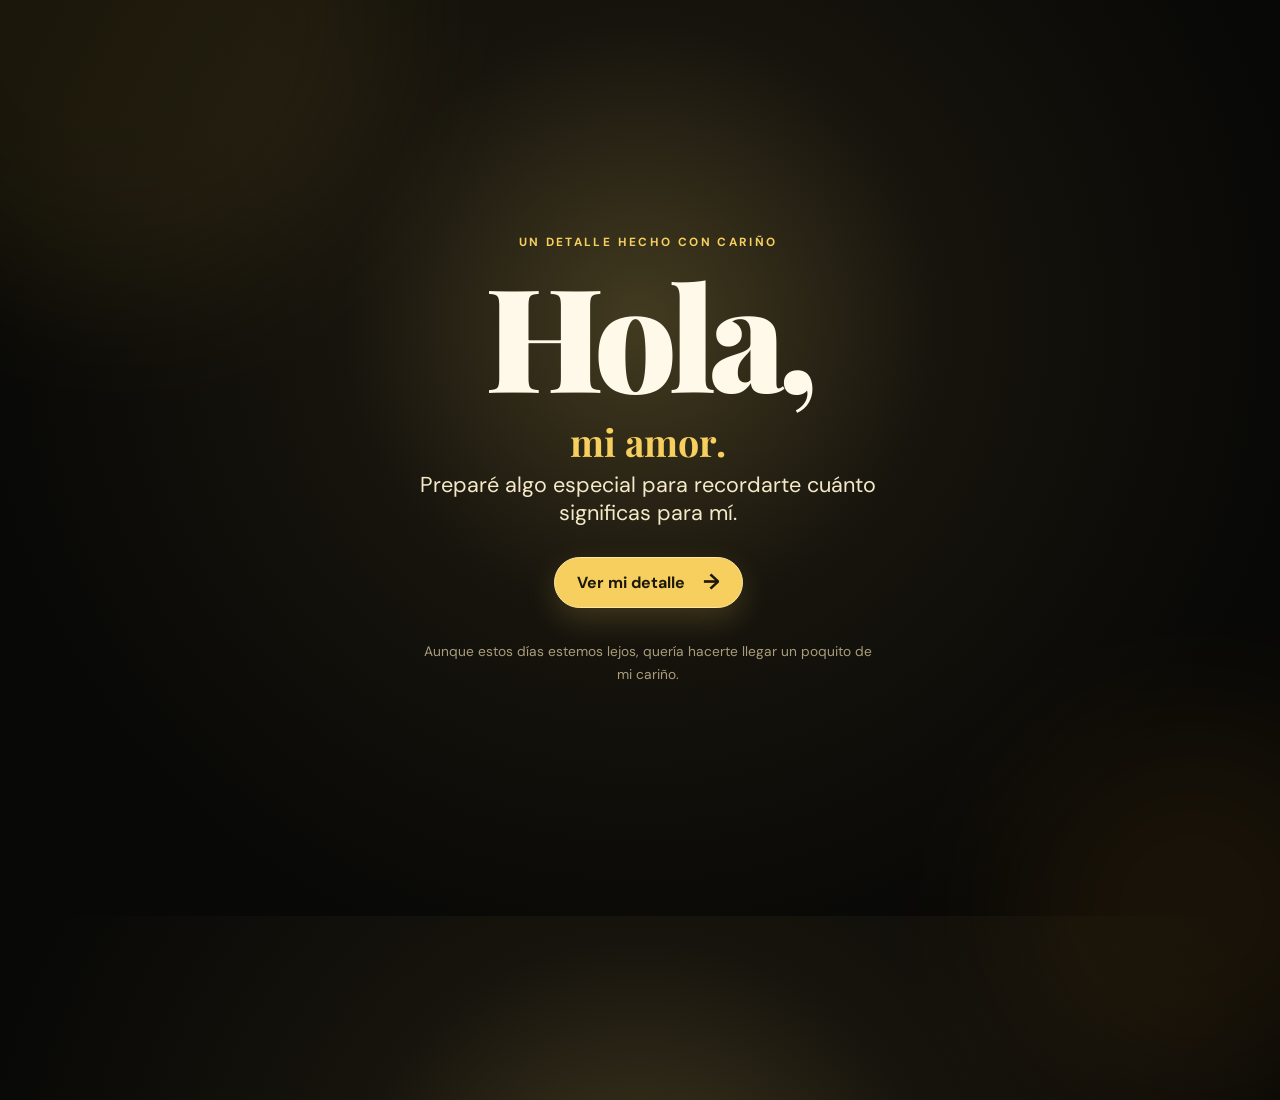
<file: index.html>
<!DOCTYPE html>
<html lang="es">

<head>
    <meta charset="UTF-8">
    <meta http-equiv="X-UA-Compatible" content="IE=edge">
    <meta name="viewport" content="width=device-width, initial-scale=1.0">
    <link rel="stylesheet" href="style.css">
    <link rel="icon" href="flowers.png" type="image/x-icon">
    <title>Un detalle para ti</title>
</head>

<body>
     <main class="welcome-card">
        <span class="eyebrow">Un detalle hecho con cariño</span>
        <div class="greetings" aria-label="Hola, mi amor">
            <span>H</span><span>o</span><span>l</span><span>a</span><span>,</span>
        </div>

        <div class="description">
          <strong>mi amor.</strong>
          <span>Preparé algo especial para recordarte cuánto significas para mí.</span>
        </div>

    <div class="button">
      <a class="botones" href="flower.html">Ver mi detalle <span aria-hidden="true">→</span></a>
    </div>

    <p class="distance-note">
      Aunque estos días estemos lejos, quería hacerte llegar un poquito de mi cariño.
    </p>
   </main>

</body>

</html>
</file>
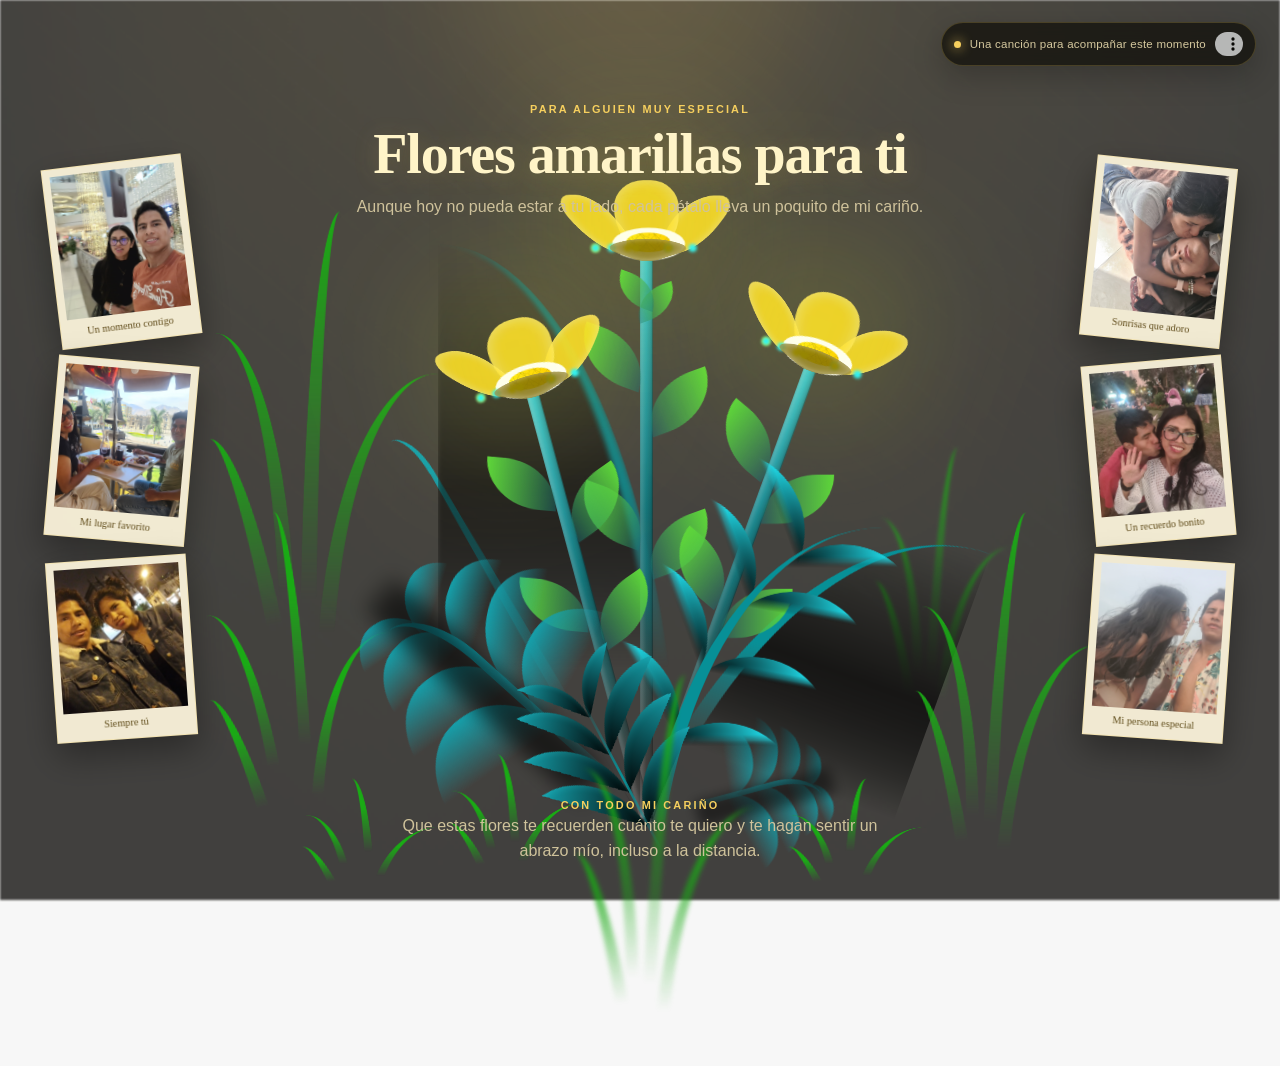
<file: flower.html>
<!DOCTYPE html>
<html lang="es">
  <head>
    <meta charset="UTF-8" />
    <meta http-equiv="X-UA-Compatible" content="IE=edge" />
    <meta name="viewport" content="width=device-width, initial-scale=1.0" />
    <link rel="stylesheet" href="main.css" />
    <link rel="icon" href="flowers.png" type="image/x-icon" />
    <title>Flores para ti</title>
  </head>
  <body class="container">
    <div class="ambient-glow" aria-hidden="true"></div>
    <div class="music-player">
      <span class="music-player__dot" aria-hidden="true"></span>
      <span>Una canción para acompañar este momento</span>
      <audio controls autoplay loop aria-label="Música de fondo">
        <source src="Alec Benjamin - Let Me Down Slowly  Español.mp4" type="audio/mp4" />
      </audio>
    </div>
    <div id="lyrics">
     
    </div>
  <header class="texto-arriba">
    <span class="message-kicker">Para alguien muy especial</span>
    <h1>Flores amarillas para ti</h1>

    <p>
      Aunque hoy no pueda estar a tu lado, cada pétalo lleva un poquito de mi cariño.
    </p>
  </header>
    <section class="memory-gallery" aria-label="Nuestros recuerdos">
      <div class="memory-gallery__side memory-gallery__side--left">
        <figure class="memory-card memory-card--1"><img src="fotos/foto-01.jpg" alt="Nuestro recuerdo 1" /><figcaption>Un momento contigo</figcaption></figure>
        <figure class="memory-card memory-card--2"><img src="fotos/foto-02.jpg" alt="Nuestro recuerdo 2" /><figcaption>Mi lugar favorito</figcaption></figure>
        <figure class="memory-card memory-card--3"><img src="fotos/foto-03.jpg" alt="Nuestro recuerdo 3" /><figcaption>Siempre tú</figcaption></figure>
      </div>
      <div class="memory-gallery__side memory-gallery__side--right">
        <figure class="memory-card memory-card--4"><img src="fotos/foto-04.jpg" alt="Nuestro recuerdo 4" /><figcaption>Sonrisas que adoro</figcaption></figure>
        <figure class="memory-card memory-card--5"><img src="fotos/foto-05.jpg" alt="Nuestro recuerdo 5" /><figcaption>Un recuerdo bonito</figcaption></figure>
        <figure class="memory-card memory-card--6"><img src="fotos/foto-06.jpg" alt="Nuestro recuerdo 6" /><figcaption>Mi persona especial</figcaption></figure>
      </div>
    </section>
    <div class="night"></div>
    <div class="flowers">
      <div class="flower flower--1">
        <div class="flower__leafs flower__leafs--1">
          <div class="flower__leaf flower__leaf--1"></div>
          <div class="flower__leaf flower__leaf--2"></div>
          <div class="flower__leaf flower__leaf--3"></div>
          <div class="flower__leaf flower__leaf--4"></div>
          <div class="flower__white-circle"></div>

          <div class="flower__light flower__light--1"></div>
          <div class="flower__light flower__light--2"></div>
          <div class="flower__light flower__light--3"></div>
          <div class="flower__light flower__light--4"></div>
          <div class="flower__light flower__light--5"></div>
          <div class="flower__light flower__light--6"></div>
          <div class="flower__light flower__light--7"></div>
          <div class="flower__light flower__light--8"></div>
        </div>
        <div class="flower__line">
          <div class="flower__line__leaf flower__line__leaf--1"></div>
          <div class="flower__line__leaf flower__line__leaf--2"></div>
          <div class="flower__line__leaf flower__line__leaf--3"></div>
          <div class="flower__line__leaf flower__line__leaf--4"></div>
          <div class="flower__line__leaf flower__line__leaf--5"></div>
          <div class="flower__line__leaf flower__line__leaf--6"></div>
        </div>
      </div>

      <div class="flower flower--2">
        <div class="flower__leafs flower__leafs--2">
          <div class="flower__leaf flower__leaf--1"></div>
          <div class="flower__leaf flower__leaf--2"></div>
          <div class="flower__leaf flower__leaf--3"></div>
          <div class="flower__leaf flower__leaf--4"></div>
          <div class="flower__white-circle"></div>

          <div class="flower__light flower__light--1"></div>
          <div class="flower__light flower__light--2"></div>
          <div class="flower__light flower__light--3"></div>
          <div class="flower__light flower__light--4"></div>
          <div class="flower__light flower__light--5"></div>
          <div class="flower__light flower__light--6"></div>
          <div class="flower__light flower__light--7"></div>
          <div class="flower__light flower__light--8"></div>
        </div>
        <div class="flower__line">
          <div class="flower__line__leaf flower__line__leaf--1"></div>
          <div class="flower__line__leaf flower__line__leaf--2"></div>
          <div class="flower__line__leaf flower__line__leaf--3"></div>
          <div class="flower__line__leaf flower__line__leaf--4"></div>
        </div>
      </div>

      <div class="flower flower--3">
        <div class="flower__leafs flower__leafs--3">
          <div class="flower__leaf flower__leaf--1"></div>
          <div class="flower__leaf flower__leaf--2"></div>
          <div class="flower__leaf flower__leaf--3"></div>
          <div class="flower__leaf flower__leaf--4"></div>
          <div class="flower__white-circle"></div>

          <div class="flower__light flower__light--1"></div>
          <div class="flower__light flower__light--2"></div>
          <div class="flower__light flower__light--3"></div>
          <div class="flower__light flower__light--4"></div>
          <div class="flower__light flower__light--5"></div>
          <div class="flower__light flower__light--6"></div>
          <div class="flower__light flower__light--7"></div>
          <div class="flower__light flower__light--8"></div>
        </div>
        <div class="flower__line">
          <div class="flower__line__leaf flower__line__leaf--1"></div>
          <div class="flower__line__leaf flower__line__leaf--2"></div>
          <div class="flower__line__leaf flower__line__leaf--3"></div>
          <div class="flower__line__leaf flower__line__leaf--4"></div>
        </div>
      </div>

      <div class="grow-ans" style="--d: 1.2s">
        <div class="flower__g-long">
          <div class="flower__g-long__top"></div>
          <div class="flower__g-long__bottom"></div>
        </div>
      </div>

      <div class="growing-grass">
        <div class="flower__grass flower__grass--1">
          <div class="flower__grass--top"></div>
          <div class="flower__grass--bottom"></div>
          <div class="flower__grass__leaf flower__grass__leaf--1"></div>
          <div class="flower__grass__leaf flower__grass__leaf--2"></div>
          <div class="flower__grass__leaf flower__grass__leaf--3"></div>
          <div class="flower__grass__leaf flower__grass__leaf--4"></div>
          <div class="flower__grass__leaf flower__grass__leaf--5"></div>
          <div class="flower__grass__leaf flower__grass__leaf--6"></div>
          <div class="flower__grass__leaf flower__grass__leaf--7"></div>
          <div class="flower__grass__leaf flower__grass__leaf--8"></div>
          <div class="flower__grass__overlay"></div>
        </div>
      </div>

      <div class="growing-grass">
        <div class="flower__grass flower__grass--2">
          <div class="flower__grass--top"></div>
          <div class="flower__grass--bottom"></div>
          <div class="flower__grass__leaf flower__grass__leaf--1"></div>
          <div class="flower__grass__leaf flower__grass__leaf--2"></div>
          <div class="flower__grass__leaf flower__grass__leaf--3"></div>
          <div class="flower__grass__leaf flower__grass__leaf--4"></div>
          <div class="flower__grass__leaf flower__grass__leaf--5"></div>
          <div class="flower__grass__leaf flower__grass__leaf--6"></div>
          <div class="flower__grass__leaf flower__grass__leaf--7"></div>
          <div class="flower__grass__leaf flower__grass__leaf--8"></div>
          <div class="flower__grass__overlay"></div>
        </div>
      </div>

      <div class="grow-ans" style="--d: 2.4s">
        <div class="flower__g-right flower__g-right--1">
          <div class="leaf"></div>
        </div>
      </div>

      <div class="grow-ans" style="--d: 2.8s">
        <div class="flower__g-right flower__g-right--2">
          <div class="leaf"></div>
        </div>
      </div>

      <div class="grow-ans" style="--d: 2.8s">
        <div class="flower__g-front">
          <div
            class="flower__g-front__leaf-wrapper flower__g-front__leaf-wrapper--1"
          >
            <div class="flower__g-front__leaf"></div>
          </div>
          <div
            class="flower__g-front__leaf-wrapper flower__g-front__leaf-wrapper--2"
          >
            <div class="flower__g-front__leaf"></div>
          </div>
          <div
            class="flower__g-front__leaf-wrapper flower__g-front__leaf-wrapper--3"
          >
            <div class="flower__g-front__leaf"></div>
          </div>
          <div
            class="flower__g-front__leaf-wrapper flower__g-front__leaf-wrapper--4"
          >
            <div class="flower__g-front__leaf"></div>
          </div>
          <div
            class="flower__g-front__leaf-wrapper flower__g-front__leaf-wrapper--5"
          >
            <div class="flower__g-front__leaf"></div>
          </div>
          <div
            class="flower__g-front__leaf-wrapper flower__g-front__leaf-wrapper--6"
          >
            <div class="flower__g-front__leaf"></div>
          </div>
          <div
            class="flower__g-front__leaf-wrapper flower__g-front__leaf-wrapper--7"
          >
            <div class="flower__g-front__leaf"></div>
          </div>
          <div
            class="flower__g-front__leaf-wrapper flower__g-front__leaf-wrapper--8"
          >
            <div class="flower__g-front__leaf"></div>
          </div>
          <div class="flower__g-front__line"></div>
        </div>
      </div>

      <div class="grow-ans" style="--d: 3.2s">
        <div class="flower__g-fr">
          <div class="leaf"></div>
          <div class="flower__g-fr__leaf flower__g-fr__leaf--1"></div>
          <div class="flower__g-fr__leaf flower__g-fr__leaf--2"></div>
          <div class="flower__g-fr__leaf flower__g-fr__leaf--3"></div>
          <div class="flower__g-fr__leaf flower__g-fr__leaf--4"></div>
          <div class="flower__g-fr__leaf flower__g-fr__leaf--5"></div>
          <div class="flower__g-fr__leaf flower__g-fr__leaf--6"></div>
          <div class="flower__g-fr__leaf flower__g-fr__leaf--7"></div>
          <div class="flower__g-fr__leaf flower__g-fr__leaf--8"></div>
        </div>
      </div>

      <div class="long-g long-g--0">
        <div class="grow-ans" style="--d: 3s">
          <div class="leaf leaf--0"></div>
        </div>
        <div class="grow-ans" style="--d: 2.2s">
          <div class="leaf leaf--1"></div>
        </div>
        <div class="grow-ans" style="--d: 3.4s">
          <div class="leaf leaf--2"></div>
        </div>
        <div class="grow-ans" style="--d: 3.6s">
          <div class="leaf leaf--3"></div>
        </div>
      </div>

      <div class="long-g long-g--1">
        <div class="grow-ans" style="--d: 3.6s">
          <div class="leaf leaf--0"></div>
        </div>
        <div class="grow-ans" style="--d: 3.8s">
          <div class="leaf leaf--1"></div>
        </div>
        <div class="grow-ans" style="--d: 4s">
          <div class="leaf leaf--2"></div>
        </div>
        <div class="grow-ans" style="--d: 4.2s">
          <div class="leaf leaf--3"></div>
        </div>
      </div>

      <div class="long-g long-g--2">
        <div class="grow-ans" style="--d: 4s">
          <div class="leaf leaf--0"></div>
        </div>
        <div class="grow-ans" style="--d: 4.2s">
          <div class="leaf leaf--1"></div>
        </div>
        <div class="grow-ans" style="--d: 4.4s">
          <div class="leaf leaf--2"></div>
        </div>
        <div class="grow-ans" style="--d: 4.6s">
          <div class="leaf leaf--3"></div>
        </div>
      </div>

      <div class="long-g long-g--3">
        <div class="grow-ans" style="--d: 4s">
          <div class="leaf leaf--0"></div>
        </div>
        <div class="grow-ans" style="--d: 4.2s">
          <div class="leaf leaf--1"></div>
        </div>
        <div class="grow-ans" style="--d: 3s">
          <div class="leaf leaf--2"></div>
        </div>
        <div class="grow-ans" style="--d: 3.6s">
          <div class="leaf leaf--3"></div>
        </div>
      </div>

      <div class="long-g long-g--4">
        <div class="grow-ans" style="--d: 4s">
          <div class="leaf leaf--0"></div>
        </div>
        <div class="grow-ans" style="--d: 4.2s">
          <div class="leaf leaf--1"></div>
        </div>
        <div class="grow-ans" style="--d: 3s">
          <div class="leaf leaf--2"></div>
        </div>
        <div class="grow-ans" style="--d: 3.6s">
          <div class="leaf leaf--3"></div>
        </div>
      </div>

      <div class="long-g long-g--5">
        <div class="grow-ans" style="--d: 4s">
          <div class="leaf leaf--0"></div>
        </div>
        <div class="grow-ans" style="--d: 4.2s">
          <div class="leaf leaf--1"></div>
        </div>
        <div class="grow-ans" style="--d: 3s">
          <div class="leaf leaf--2"></div>
        </div>
        <div class="grow-ans" style="--d: 3.6s">
          <div class="leaf leaf--3"></div>
        </div>
      </div>

      <div class="long-g long-g--6">
        <div class="grow-ans" style="--d: 4.2s">
          <div class="leaf leaf--0"></div>
        </div>
        <div class="grow-ans" style="--d: 4.4s">
          <div class="leaf leaf--1"></div>
        </div>
        <div class="grow-ans" style="--d: 4.6s">
          <div class="leaf leaf--2"></div>
        </div>
        <div class="grow-ans" style="--d: 4.8s">
          <div class="leaf leaf--3"></div>
        </div>
      </div>

      <div class="long-g long-g--7">
        <div class="grow-ans" style="--d: 3s">
          <div class="leaf leaf--0"></div>
        </div>
        <div class="grow-ans" style="--d: 3.2s">
          <div class="leaf leaf--1"></div>
        </div>
        <div class="grow-ans" style="--d: 3.5s">
          <div class="leaf leaf--2"></div>
        </div>
        <div class="grow-ans" style="--d: 3.6s">
          <div class="leaf leaf--3"></div>
        </div>
      </div>
    </div>
    <footer class="texto-abajo">
    <span class="message-kicker">Con todo mi cariño</span>
    <p>
      Que estas flores te recuerden cuánto te quiero y te hagan sentir un abrazo mío, incluso a la distancia.
    </p>
    </footer>
    <script src="anim.js"></script>
    <script src="main.js"></script>
  </body>
</html>
</file>
<file: style.css>
@import url('https://fonts.googleapis.com/css2?family=DM+Sans:wght@400;500;700&family=Playfair+Display:wght@600;700&display=swap');
* { box-sizing: border-box; }
*:focus-visible { outline: 2px solid #f6cf5e; outline-offset: 4px; }
body{
    color: #fff9e9;
    width: 100%;
    min-height: 100vh;
    padding: 32px 20px;
    display: flex;
    flex-direction: column;
    align-items: center;
    justify-content: center;
    background: radial-gradient(circle at 50% 35%, #433b20 0, #17140d 34%, #080806 76%);
    font-family: 'DM Sans', sans-serif;
    overflow: hidden;
    position: relative;
}
body::before, body::after { content: ''; position: absolute; border-radius: 50%; pointer-events: none; }
body::before { width: 34rem; height: 34rem; background: #f5c542; opacity: .08; filter: blur(70px); top: -16rem; left: -10rem; }
body::after { width: 24rem; height: 24rem; background: #d88a20; opacity: .08; filter: blur(70px); bottom: -12rem; right: -6rem; }
.welcome-card { width: min(100%, 760px); text-align: center; position: relative; z-index: 1; animation: welcome-in 1s cubic-bezier(.22, 1, .36, 1) both; }
.eyebrow { color: #f6cf5e; font-size: .74rem; font-weight: 700; letter-spacing: .2em; text-transform: uppercase; }

.botones { display: inline-flex; align-items: center; gap: 18px; color: #1d180a; background: #f6cf5e; padding: 14px 22px; border: 1px solid #ffe8a0; border-radius: 999px; box-shadow: 0 12px 30px rgba(246, 207, 94, .18); text-decoration: none; font-weight: 700; transition: transform .25s ease, background .25s ease, box-shadow .25s ease; }
.botones:hover { transform: translateY(-3px); background: #ffe9a0; box-shadow: 0 16px 36px rgba(246, 207, 94, .3); }
.botones span { font-size: 1.35rem; line-height: .6; transition: transform .25s ease; }
.botones:hover span { transform: translateX(4px); }

.greetings{
    font-family: 'Playfair Display', serif;
    font-size: clamp(5rem, 15vw, 9rem);
    font-weight: 900;
    line-height: .95;
    margin: 14px 0 20px;
    letter-spacing: -.05em;
}
.greetings > span{
    animation: glow 2.5s ease-in-out infinite;
}
@keyframes glow{
    0%, 100%{
        color: #fff9e9;
        text-shadow: 0 0 12px #f6cf5e, 0 0 50px rgba(246, 207, 94, .8), 0 0 100px rgba(246, 207, 94, .5);
    }
    50%{
        color: #f6cf5e;
        text-shadow: 0 0 6px rgba(246, 207, 94, .4);
    }
}
.greetings > span:nth-child(2){
    animation-delay: .2s ;
}
.greetings > span:nth-child(3){
    animation-delay: .4s ;
}
.greetings > span:nth-child(4){
    animation-delay: .6s;
}
.greetings > span:nth-child(5){
    animation-delay: .8s;
}
.greetings > span:nth-child(6){
    animation-delay: 1s;
}

.description{
    color: #f4e9c8;
    font-size: clamp(1rem, 2.5vw, 1.35rem);
    margin: 0 auto 30px;
    max-width: 520px;
}
.description strong { display: block; color: #f6cf5e; font-family: 'Playfair Display', serif; font-size: clamp(1.6rem, 4vw, 2.35rem); line-height: 1.1; margin-bottom: 8px; }
.description span { display: block; color: #f4e9c8; }

.button a { font-size: 1rem; }
.distance-note { color: #a99d7b; font-size: .86rem; margin: 32px auto 0; max-width: 460px; line-height: 1.7; }
@keyframes welcome-in { from { opacity: 0; transform: translateY(22px); } to { opacity: 1; transform: translateY(0); } }

@media screen and (max-width:574px){
    .greetings{
        display: block;
        font-size: 5.2rem;
        font-weight: 800;
        text-align: center;
    }
    .description{
        font-size: 1.05rem;
    }
    
    .button a{
        font-size: 1rem;
    }
}
</file>
<file: main.css>
*,
*::after,
*::before {
  padding: 0;
  margin: 0;
  box-sizing: border-box;
}

:root {
  --dark-color: #000;
}

body {
  display: flex;
  align-items: flex-end;
  justify-content: center;
  min-height: 100vh;
  background-color: var(--dark-color);
  overflow: hidden;
  perspective: 1000px;
}

#lyrics {
  font-size: 28px;
  font-family: "Franklin Gothic Medium", "Arial Narrow", Arial, sans-serif;
  color: white;
  position: absolute;
  margin-bottom: 20%;
  z-index: 1;
  font-weight: bold;
  letter-spacing: 4px;
}
@media only screen and (max-width: 600px) {
  /* Estilos específicos para dispositivos con un ancho máximo de 600px */
  #lyrics {
      font-size: 14px; /* Reduce el tamaño del texto para dispositivos más pequeños */
      margin-bottom: 530px;
      letter-spacing: 3px;
  }

}
.mensaje-arriba {
  margin-top: 20px;
  font-size: 20px;
}

.mensaje-abajo {
  margin-top: 100px;
  font-size: 20px;
}

.titulo {
  position: absolute;
  top: 10px; /* Ajusta según tu diseño */
  left: 50%;
  transform: translateX(-50%) rotate(-0deg);
  width: 80%;
  text-align: center;
  font-family: "Arial Narrow", Arial, sans-serif;
  color: yellow;
  font-weight: bold;
  letter-spacing: 2px;
  font-size: 24px;
  line-height: 1.5;
  opacity: 0;
  animation: fadeIn 3s ease-in-out forwards;
}


@keyframes fadeIn {
  from {
    opacity: 0;
  }
  to {
    opacity: 1;
  }
}

.night {
  z-index: -1;
  position: absolute;
  left: 50%;
  top: 0;
  transform: translateX(-50%);
  width: 100%;
  height: 100%;
  filter: blur(0.1vmin);
  background-image: radial-gradient(
      ellipse at top,
      transparent 0%,
      var(--dark-color)
    ),
    radial-gradient(
      ellipse at bottom,
      var(--dark-color),
      rgba(145, 233, 255, 0.2)
    ),
    repeating-linear-gradient(
      220deg,
      rgb(0, 0, 0) 0px,
      rgb(0, 0, 0) 19px,
      transparent 19px,
      transparent 22px
    ),
    repeating-linear-gradient(
      189deg,
      rgb(0, 0, 0) 0px,
      rgb(0, 0, 0) 19px,
      transparent 19px,
      transparent 22px
    ),
    repeating-linear-gradient(
      148deg,
      rgb(0, 0, 0) 0px,
      rgb(0, 0, 0) 19px,
      transparent 19px,
      transparent 22px
    ),
    linear-gradient(90deg, rgb(0, 255, 250), rgb(240, 240, 240));
}

.flowers {
  position: relative;
  transform: scale(0.9);
  /*margin-bottom: 100px;
  */
}

@media only screen and (max-width: 600px) {
  /* Estilos específicos para dispositivos con un ancho máximo de 600px */
.flowers {
      font-size: 14px;
      margin-bottom: 35%;
      letter-spacing: 3px;
      transform: scale(1.0);
}

}

.flower {
  position: absolute;
  bottom: 10vmin;
  transform-origin: bottom center;
  z-index: 10;
  --fl-speed: 0.8s;
}
.flower--1 {
  -webkit-animation: moving-flower-1 4s linear infinite;
  animation: moving-flower-1 4s linear infinite;
}
.flower--1 .flower__line {
  height: 70vmin;
  -webkit-animation-delay: 0.3s;
  animation-delay: 0.3s;
}
.flower--1 .flower__line__leaf--1 {
  -webkit-animation: blooming-leaf-right var(--fl-speed) 1.6s backwards;
  animation: blooming-leaf-right var(--fl-speed) 1.6s backwards;
}
.flower--1 .flower__line__leaf--2 {
  -webkit-animation: blooming-leaf-right var(--fl-speed) 1.4s backwards;
  animation: blooming-leaf-right var(--fl-speed) 1.4s backwards;
}
.flower--1 .flower__line__leaf--3 {
  -webkit-animation: blooming-leaf-left var(--fl-speed) 1.2s backwards;
  animation: blooming-leaf-left var(--fl-speed) 1.2s backwards;
}
.flower--1 .flower__line__leaf--4 {
  -webkit-animation: blooming-leaf-left var(--fl-speed) 1s backwards;
  animation: blooming-leaf-left var(--fl-speed) 1s backwards;
}
.flower--1 .flower__line__leaf--5 {
  -webkit-animation: blooming-leaf-right var(--fl-speed) 1.8s backwards;
  animation: blooming-leaf-right var(--fl-speed) 1.8s backwards;
}
.flower--1 .flower__line__leaf--6 {
  -webkit-animation: blooming-leaf-left var(--fl-speed) 2s backwards;
  animation: blooming-leaf-left var(--fl-speed) 2s backwards;
}
.flower--2 {
  left: 50%;
  transform: rotate(20deg);
  -webkit-animation: moving-flower-2 4s linear infinite;
  animation: moving-flower-2 4s linear infinite;
}
.flower--2 .flower__line {
  height: 60vmin;
  -webkit-animation-delay: 0.6s;
  animation-delay: 0.6s;
}
.flower--2 .flower__line__leaf--1 {
  -webkit-animation: blooming-leaf-right var(--fl-speed) 1.9s backwards;
  animation: blooming-leaf-right var(--fl-speed) 1.9s backwards;
}
.flower--2 .flower__line__leaf--2 {
  -webkit-animation: blooming-leaf-right var(--fl-speed) 1.7s backwards;
  animation: blooming-leaf-right var(--fl-speed) 1.7s backwards;
}
.flower--2 .flower__line__leaf--3 {
  -webkit-animation: blooming-leaf-left var(--fl-speed) 1.5s backwards;
  animation: blooming-leaf-left var(--fl-speed) 1.5s backwards;
}
.flower--2 .flower__line__leaf--4 {
  -webkit-animation: blooming-leaf-left var(--fl-speed) 1.3s backwards;
  animation: blooming-leaf-left var(--fl-speed) 1.3s backwards;
}
.flower--3 {
  left: 50%;
  transform: rotate(-15deg);
  -webkit-animation: moving-flower-3 4s linear infinite;
  animation: moving-flower-3 4s linear infinite;
}
.flower--3 .flower__line {
  -webkit-animation-delay: 0.9s;
  animation-delay: 0.9s;
}
.flower--3 .flower__line__leaf--1 {
  -webkit-animation: blooming-leaf-right var(--fl-speed) 2.5s backwards;
  animation: blooming-leaf-right var(--fl-speed) 2.5s backwards;
}
.flower--3 .flower__line__leaf--2 {
  -webkit-animation: blooming-leaf-right var(--fl-speed) 2.3s backwards;
  animation: blooming-leaf-right var(--fl-speed) 2.3s backwards;
}
.flower--3 .flower__line__leaf--3 {
  -webkit-animation: blooming-leaf-left var(--fl-speed) 2.1s backwards;
  animation: blooming-leaf-left var(--fl-speed) 2.1s backwards;
}
.flower--3 .flower__line__leaf--4 {
  -webkit-animation: blooming-leaf-left var(--fl-speed) 1.9s backwards;
  animation: blooming-leaf-left var(--fl-speed) 1.9s backwards;
}
.flower__leafs {
  position: relative;
  -webkit-animation: blooming-flower 2s backwards;
  animation: blooming-flower 2s backwards;
}
.flower__leafs--1 {
  -webkit-animation-delay: 1.1s;
  animation-delay: 1.1s;
}
.flower__leafs--2 {
  -webkit-animation-delay: 1.4s;
  animation-delay: 1.4s;
}
.flower__leafs--3 {
  -webkit-animation-delay: 1.7s;
  animation-delay: 1.7s;
}
.flower__leafs::after {
  content: "";
  position: absolute;
  left: 0;
  top: 0;
  transform: translate(-50%, -100%);
  width: 8vmin;
  height: 8vmin;
  background-color: #f9fd25;
  /* background-color: #fd2525; */
  filter: blur(10vmin);
}
.flower__leaf {
  position: absolute;
  bottom: 0;
  left: 50%;
  width: 8vmin;
  height: 11vmin;
  border-radius: 51% 49% 47% 53%/44% 45% 55% 69%;
  background-color: #253bfd;
  background-color: #fddd25;
  transform-origin: bottom center;
  opacity: 0.9;
  box-shadow: inset 0 0 2vmin rgba(255, 255, 255, 0.5);
}
.flower__leaf--1 {
  transform: translate(-10%, 1%) rotateY(40deg) rotateX(-50deg);
}
.flower__leaf--2 {
  transform: translate(-50%, -4%) rotateX(40deg);
}
.flower__leaf--3 {
  transform: translate(-90%, 0%) rotateY(45deg) rotateX(50deg);
}
.flower__leaf--4 {
  width: 8vmin;
  height: 8vmin;
  transform-origin: bottom left;
  border-radius: 4vmin 10vmin 4vmin 4vmin;
  transform: translate(0%, 18%) rotateX(70deg) rotate(-43deg);
  background-color: #7c6901;
  z-index: 1;
  opacity: 0.8;
}
.flower__white-circle {
  position: absolute;
  left: -3.5vmin;
  top: -3vmin;
  width: 9vmin;
  height: 4vmin;
  border-radius: 50%;
  background-color: #fff;
}
.flower__white-circle::after {
  content: "";
  position: absolute;
  left: 50%;
  top: 45%;
  transform: translate(-50%, -50%);
  width: 60%;
  height: 60%;
  border-radius: inherit;
  background-image: repeating-linear-gradient(
      135deg,
      rgba(0, 0, 0, 0.03) 0px,
      rgba(0, 0, 0, 0.03) 1px,
      transparent 1px,
      transparent 12px
    ),
    repeating-linear-gradient(
      45deg,
      rgba(0, 0, 0, 0.03) 0px,
      rgba(0, 0, 0, 0.03) 1px,
      transparent 1px,
      transparent 12px
    ),
    repeating-linear-gradient(
      67.5deg,
      rgba(0, 0, 0, 0.03) 0px,
      rgba(0, 0, 0, 0.03) 1px,
      transparent 1px,
      transparent 12px
    ),
    repeating-linear-gradient(
      135deg,
      rgba(0, 0, 0, 0.03) 0px,
      rgba(0, 0, 0, 0.03) 1px,
      transparent 1px,
      transparent 12px
    ),
    repeating-linear-gradient(
      45deg,
      rgba(0, 0, 0, 0.03) 0px,
      rgba(0, 0, 0, 0.03) 1px,
      transparent 1px,
      transparent 12px
    ),
    repeating-linear-gradient(
      112.5deg,
      rgba(0, 0, 0, 0.03) 0px,
      rgba(0, 0, 0, 0.03) 1px,
      transparent 1px,
      transparent 12px
    ),
    repeating-linear-gradient(
      112.5deg,
      rgba(0, 0, 0, 0.03) 0px,
      rgba(0, 0, 0, 0.03) 1px,
      transparent 1px,
      transparent 12px
    ),
    repeating-linear-gradient(
      45deg,
      rgba(0, 0, 0, 0.03) 0px,
      rgba(0, 0, 0, 0.03) 1px,
      transparent 1px,
      transparent 12px
    ),
    repeating-linear-gradient(
      22.5deg,
      rgba(0, 0, 0, 0.03) 0px,
      rgba(0, 0, 0, 0.03) 1px,
      transparent 1px,
      transparent 12px
    ),
    repeating-linear-gradient(
      45deg,
      rgba(0, 0, 0, 0.03) 0px,
      rgba(0, 0, 0, 0.03) 1px,
      transparent 1px,
      transparent 12px
    ),
    repeating-linear-gradient(
      22.5deg,
      rgba(0, 0, 0, 0.03) 0px,
      rgba(0, 0, 0, 0.03) 1px,
      transparent 1px,
      transparent 12px
    ),
    repeating-linear-gradient(
      135deg,
      rgba(0, 0, 0, 0.03) 0px,
      rgba(0, 0, 0, 0.03) 1px,
      transparent 1px,
      transparent 12px
    ),
    repeating-linear-gradient(
      157.5deg,
      rgba(0, 0, 0, 0.03) 0px,
      rgba(0, 0, 0, 0.03) 1px,
      transparent 1px,
      transparent 12px
    ),
    repeating-linear-gradient(
      67.5deg,
      rgba(0, 0, 0, 0.03) 0px,
      rgba(0, 0, 0, 0.03) 1px,
      transparent 1px,
      transparent 12px
    ),
    repeating-linear-gradient(
      67.5deg,
      rgba(0, 0, 0, 0.03) 0px,
      rgba(0, 0, 0, 0.03) 1px,
      transparent 1px,
      transparent 12px
    ),
    linear-gradient(90deg, rgb(255, 235, 18), rgb(255, 206, 0));
}
.flower__line {
  height: 55vmin;
  width: 1.5vmin;
  background-image: linear-gradient(
      to left,
      rgba(0, 0, 0, 0.2),
      transparent,
      rgba(255, 255, 255, 0.2)
    ),
    linear-gradient(to top, transparent 10%, #14757a, #39c6d6);
  box-shadow: inset 0 0 2px rgba(0, 0, 0, 0.5);
  -webkit-animation: grow-flower-tree 4s backwards;
  animation: grow-flower-tree 4s backwards;
}
.flower__line__leaf {
  --w: 7vmin;
  --h: calc(var(--w) + 2vmin);
  position: absolute;
  top: 20%;
  left: 90%;
  width: var(--w);
  height: var(--h);
  border-top-right-radius: var(--h);
  border-bottom-left-radius: var(--h);
  background-image: linear-gradient(to top, rgba(20, 117, 122, 0.4), #5ed639);
}
.flower__line__leaf--1 {
  transform: rotate(70deg) rotateY(30deg);
}
.flower__line__leaf--2 {
  top: 45%;
  transform: rotate(70deg) rotateY(30deg);
}
.flower__line__leaf--3,
.flower__line__leaf--4,
.flower__line__leaf--6 {
  border-top-right-radius: 0;
  border-bottom-left-radius: 0;
  border-top-left-radius: var(--h);
  border-bottom-right-radius: var(--h);
  left: -460%;
  top: 12%;
  transform: rotate(-70deg) rotateY(30deg);
}
.flower__line__leaf--4 {
  top: 40%;
}
.flower__line__leaf--5 {
  top: 0;
  transform-origin: left;
  transform: rotate(70deg) rotateY(30deg) scale(0.6);
}
.flower__line__leaf--6 {
  top: -2%;
  left: -450%;
  transform-origin: right;
  transform: rotate(-70deg) rotateY(30deg) scale(0.6);
}
.flower__light {
  position: absolute;
  bottom: 0vmin;
  width: 1vmin;
  height: 1vmin;
  background-color: rgb(255, 251, 0);
  border-radius: 50%;
  filter: blur(0.2vmin);
  -webkit-animation: light-ans 4s linear infinite backwards;
  animation: light-ans 4s linear infinite backwards;
}
.flower__light:nth-child(odd) {
  background-color: #23f0ff;
}
.flower__light--1 {
  left: -2vmin;
  -webkit-animation-delay: 1s;
  animation-delay: 1s;
}
.flower__light--2 {
  left: 3vmin;
  -webkit-animation-delay: 0.5s;
  animation-delay: 0.5s;
}
.flower__light--3 {
  left: -6vmin;
  -webkit-animation-delay: 0.3s;
  animation-delay: 0.3s;
}
.flower__light--4 {
  left: 6vmin;
  -webkit-animation-delay: 0.9s;
  animation-delay: 0.9s;
}
.flower__light--5 {
  left: -1vmin;
  -webkit-animation-delay: 1.5s;
  animation-delay: 1.5s;
}
.flower__light--6 {
  left: -4vmin;
  -webkit-animation-delay: 3s;
  animation-delay: 3s;
}
.flower__light--7 {
  left: 3vmin;
  -webkit-animation-delay: 2s;
  animation-delay: 2s;
}
.flower__light--8 {
  left: -6vmin;
  -webkit-animation-delay: 3.5s;
  animation-delay: 3.5s;
}
.flower__grass {
  --c: #159faa;
  --line-w: 1.5vmin;
  position: absolute;
  bottom: 12vmin;
  left: -7vmin;
  display: flex;
  flex-direction: column;
  align-items: flex-end;
  z-index: 20;
  transform-origin: bottom center;
  transform: rotate(-48deg) rotateY(40deg);
}
.flower__grass--1 {
  -webkit-animation: moving-grass 2s linear infinite;
  animation: moving-grass 2s linear infinite;
}
.flower__grass--2 {
  left: 2vmin;
  bottom: 10vmin;
  transform: scale(0.5) rotate(75deg) rotateX(10deg) rotateY(-200deg);
  opacity: 0.8;
  z-index: 0;
  -webkit-animation: moving-grass--2 1.5s linear infinite;
  animation: moving-grass--2 1.5s linear infinite;
}
.flower__grass--top {
  width: 7vmin;
  height: 10vmin;
  border-top-right-radius: 100%;
  border-right: var(--line-w) solid var(--c);
  transform-origin: bottom center;
  transform: rotate(-2deg);
}
.flower__grass--bottom {
  margin-top: -2px;
  width: var(--line-w);
  height: 25vmin;
  background-image: linear-gradient(to top, transparent, var(--c));
}
.flower__grass__leaf {
  --size: 10vmin;
  position: absolute;
  width: calc(var(--size) * 2.1);
  height: var(--size);
  border-top-left-radius: var(--size);
  border-top-right-radius: var(--size);
  background-image: linear-gradient(
    to top,
    transparent,
    transparent 30%,
    var(--c)
  );
  z-index: 100;
}
.flower__grass__leaf--1 {
  top: -6%;
  left: 30%;
  --size: 6vmin;
  transform: rotate(-20deg);
  -webkit-animation: growing-grass-ans--1 2s 2.6s backwards;
  animation: growing-grass-ans--1 2s 2.6s backwards;
}
@-webkit-keyframes growing-grass-ans--1 {
  0% {
    transform-origin: bottom left;
    transform: rotate(-20deg) scale(0);
  }
}
@keyframes growing-grass-ans--1 {
  0% {
    transform-origin: bottom left;
    transform: rotate(-20deg) scale(0);
  }
}
.flower__grass__leaf--2 {
  top: -5%;
  left: -110%;
  --size: 6vmin;
  transform: rotate(10deg);
  -webkit-animation: growing-grass-ans--2 2s 2.4s linear backwards;
  animation: growing-grass-ans--2 2s 2.4s linear backwards;
}
@-webkit-keyframes growing-grass-ans--2 {
  0% {
    transform-origin: bottom right;
    transform: rotate(10deg) scale(0);
  }
}
@keyframes growing-grass-ans--2 {
  0% {
    transform-origin: bottom right;
    transform: rotate(10deg) scale(0);
  }
}
.flower__grass__leaf--3 {
  top: 5%;
  left: 60%;
  --size: 8vmin;
  transform: rotate(-18deg) rotateX(-20deg);
  -webkit-animation: growing-grass-ans--3 2s 2.2s linear backwards;
  animation: growing-grass-ans--3 2s 2.2s linear backwards;
}
@-webkit-keyframes growing-grass-ans--3 {
  0% {
    transform-origin: bottom left;
    transform: rotate(-18deg) rotateX(-20deg) scale(0);
  }
}
@keyframes growing-grass-ans--3 {
  0% {
    transform-origin: bottom left;
    transform: rotate(-18deg) rotateX(-20deg) scale(0);
  }
}
.flower__grass__leaf--4 {
  top: 6%;
  left: -135%;
  --size: 8vmin;
  transform: rotate(2deg);
  -webkit-animation: growing-grass-ans--4 2s 2s linear backwards;
  animation: growing-grass-ans--4 2s 2s linear backwards;
}
@-webkit-keyframes growing-grass-ans--4 {
  0% {
    transform-origin: bottom right;
    transform: rotate(2deg) scale(0);
  }
}
@keyframes growing-grass-ans--4 {
  0% {
    transform-origin: bottom right;
    transform: rotate(2deg) scale(0);
  }
}
.flower__grass__leaf--5 {
  top: 20%;
  left: 60%;
  --size: 10vmin;
  transform: rotate(-24deg) rotateX(-20deg);
  -webkit-animation: growing-grass-ans--5 2s 1.8s linear backwards;
  animation: growing-grass-ans--5 2s 1.8s linear backwards;
}
@-webkit-keyframes growing-grass-ans--5 {
  0% {
    transform-origin: bottom left;
    transform: rotate(-24deg) rotateX(-20deg) scale(0);
  }
}
@keyframes growing-grass-ans--5 {
  0% {
    transform-origin: bottom left;
    transform: rotate(-24deg) rotateX(-20deg) scale(0);
  }
}
.flower__grass__leaf--6 {
  top: 22%;
  left: -180%;
  --size: 10vmin;
  transform: rotate(10deg);
  -webkit-animation: growing-grass-ans--6 2s 1.6s linear backwards;
  animation: growing-grass-ans--6 2s 1.6s linear backwards;
}
@-webkit-keyframes growing-grass-ans--6 {
  0% {
    transform-origin: bottom right;
    transform: rotate(10deg) scale(0);
  }
}
@keyframes growing-grass-ans--6 {
  0% {
    transform-origin: bottom right;
    transform: rotate(10deg) scale(0);
  }
}
.flower__grass__leaf--7 {
  top: 39%;
  left: 70%;
  --size: 10vmin;
  transform: rotate(-10deg);
  -webkit-animation: growing-grass-ans--7 2s 1.4s linear backwards;
  animation: growing-grass-ans--7 2s 1.4s linear backwards;
}
@-webkit-keyframes growing-grass-ans--7 {
  0% {
    transform-origin: bottom left;
    transform: rotate(-10deg) scale(0);
  }
}
@keyframes growing-grass-ans--7 {
  0% {
    transform-origin: bottom left;
    transform: rotate(-10deg) scale(0);
  }
}
.flower__grass__leaf--8 {
  top: 40%;
  left: -215%;
  --size: 11vmin;
  transform: rotate(10deg);
  -webkit-animation: growing-grass-ans--8 2s 1.2s linear backwards;
  animation: growing-grass-ans--8 2s 1.2s linear backwards;
}
@-webkit-keyframes growing-grass-ans--8 {
  0% {
    transform-origin: bottom right;
    transform: rotate(10deg) scale(0);
  }
}
@keyframes growing-grass-ans--8 {
  0% {
    transform-origin: bottom right;
    transform: rotate(10deg) scale(0);
  }
}
.flower__grass__overlay {
  position: absolute;
  top: -10%;
  right: 0%;
  width: 100%;
  height: 100%;
  background-color: rgba(0, 0, 0, 0.6);
  filter: blur(1.5vmin);
  z-index: 100;
}
.flower__g-long {
  --w: 2vmin;
  --h: 6vmin;
  --c: #159faa;
  position: absolute;
  bottom: 10vmin;
  left: -3vmin;
  transform-origin: bottom center;
  transform: rotate(-30deg) rotateY(-20deg);
  display: flex;
  flex-direction: column;
  align-items: flex-end;
  -webkit-animation: flower-g-long-ans 3s linear infinite;
  animation: flower-g-long-ans 3s linear infinite;
}
@-webkit-keyframes flower-g-long-ans {
  0%,
  100% {
    transform: rotate(-30deg) rotateY(-20deg);
  }
  50% {
    transform: rotate(-32deg) rotateY(-20deg);
  }
}
@keyframes flower-g-long-ans {
  0%,
  100% {
    transform: rotate(-30deg) rotateY(-20deg);
  }
  50% {
    transform: rotate(-32deg) rotateY(-20deg);
  }
}
.flower__g-long__top {
  top: calc(var(--h) * -1);
  width: calc(var(--w) + 1vmin);
  height: var(--h);
  border-top-right-radius: 100%;
  border-right: 0.7vmin solid var(--c);
  transform: translate(-0.7vmin, 1vmin);
}
.flower__g-long__bottom {
  width: var(--w);
  height: 50vmin;
  transform-origin: bottom center;
  background-image: linear-gradient(to top, transparent 30%, var(--c));
  box-shadow: inset 0 0 2px rgba(0, 0, 0, 0.5);
  -webkit-clip-path: polygon(35% 0, 65% 1%, 100% 100%, 0% 100%);
  clip-path: polygon(35% 0, 65% 1%, 100% 100%, 0% 100%);
}
.flower__g-right {
  position: absolute;
  bottom: 6vmin;
  left: -2vmin;
  transform-origin: bottom left;
  transform: rotate(20deg);
}
.flower__g-right .leaf {
  width: 30vmin;
  height: 50vmin;
  border-top-left-radius: 100%;
  border-left: 2vmin solid #079097;
  background-image: linear-gradient(
    to bottom,
    transparent,
    var(--dark-color) 60%
  );
  -webkit-mask-image: linear-gradient(to top, transparent 30%, #079097 60%);
}
.flower__g-right--1 {
  -webkit-animation: flower-g-right-ans 2.5s linear infinite;
  animation: flower-g-right-ans 2.5s linear infinite;
}
.flower__g-right--2 {
  left: 5vmin;
  transform: rotateY(-180deg);
  -webkit-animation: flower-g-right-ans--2 3s linear infinite;
  animation: flower-g-right-ans--2 3s linear infinite;
}
.flower__g-right--2 .leaf {
  height: 75vmin;
  filter: blur(0.3vmin);
  opacity: 0.8;
}
@-webkit-keyframes flower-g-right-ans {
  0%,
  100% {
    transform: rotate(20deg);
  }
  50% {
    transform: rotate(24deg) rotateX(-20deg);
  }
}
@keyframes flower-g-right-ans {
  0%,
  100% {
    transform: rotate(20deg);
  }
  50% {
    transform: rotate(24deg) rotateX(-20deg);
  }
}
@-webkit-keyframes flower-g-right-ans--2 {
  0%,
  100% {
    transform: rotateY(-180deg) rotate(0deg) rotateX(-20deg);
  }
  50% {
    transform: rotateY(-180deg) rotate(6deg) rotateX(-20deg);
  }
}
@keyframes flower-g-right-ans--2 {
  0%,
  100% {
    transform: rotateY(-180deg) rotate(0deg) rotateX(-20deg);
  }
  50% {
    transform: rotateY(-180deg) rotate(6deg) rotateX(-20deg);
  }
}
.flower__g-front {
  position: absolute;
  bottom: 6vmin;
  left: 2.5vmin;
  z-index: 100;
  transform-origin: bottom center;
  transform: rotate(-28deg) rotateY(30deg) scale(1.04);
  -webkit-animation: flower__g-front-ans 2s linear infinite;
  animation: flower__g-front-ans 2s linear infinite;
}
@-webkit-keyframes flower__g-front-ans {
  0%,
  100% {
    transform: rotate(-28deg) rotateY(30deg) scale(1.04);
  }
  50% {
    transform: rotate(-35deg) rotateY(40deg) scale(1.04);
  }
}
@keyframes flower__g-front-ans {
  0%,
  100% {
    transform: rotate(-28deg) rotateY(30deg) scale(1.04);
  }
  50% {
    transform: rotate(-35deg) rotateY(40deg) scale(1.04);
  }
}
.flower__g-front__line {
  width: 0.3vmin;
  height: 20vmin;
  background-image: linear-gradient(
    to top,
    transparent,
    #079097,
    transparent 100%
  );
  position: relative;
}
.flower__g-front__leaf-wrapper {
  position: absolute;
  top: 0;
  left: 0;
  transform-origin: bottom left;
  transform: rotate(10deg);
}
.flower__g-front__leaf-wrapper:nth-child(even) {
  left: 0vmin;
  transform: rotateY(-180deg) rotate(5deg);
  -webkit-animation: flower__g-front__leaf-left-ans 1s ease-in backwards;
  animation: flower__g-front__leaf-left-ans 1s ease-in backwards;
}
.flower__g-front__leaf-wrapper:nth-child(odd) {
  -webkit-animation: flower__g-front__leaf-ans 1s ease-in backwards;
  animation: flower__g-front__leaf-ans 1s ease-in backwards;
}
.flower__g-front__leaf-wrapper--1 {
  top: -8vmin;
  transform: scale(0.7);
  -webkit-animation: flower__g-front__leaf-ans 1s 5.5s ease-in backwards !important;
  animation: flower__g-front__leaf-ans 1s 5.5s ease-in backwards !important;
}
.flower__g-front__leaf-wrapper--2 {
  top: -8vmin;
  transform: rotateY(-180deg) scale(0.7) !important;
  -webkit-animation: flower__g-front__leaf-left-ans-2 1s 4.6s ease-in backwards !important;
  animation: flower__g-front__leaf-left-ans-2 1s 4.6s ease-in backwards !important;
}
.flower__g-front__leaf-wrapper--3 {
  top: -3vmin;
  -webkit-animation: flower__g-front__leaf-ans 1s 4.6s ease-in backwards;
  animation: flower__g-front__leaf-ans 1s 4.6s ease-in backwards;
}
.flower__g-front__leaf-wrapper--4 {
  top: -3vmin;
  transform: rotateY(-180deg) scale(0.9) !important;
  -webkit-animation: flower__g-front__leaf-left-ans-2 1s 4.6s ease-in backwards !important;
  animation: flower__g-front__leaf-left-ans-2 1s 4.6s ease-in backwards !important;
}
@-webkit-keyframes flower__g-front__leaf-left-ans-2 {
  0% {
    transform: rotateY(-180deg) scale(0);
  }
}
@keyframes flower__g-front__leaf-left-ans-2 {
  0% {
    transform: rotateY(-180deg) scale(0);
  }
}
.flower__g-front__leaf-wrapper--5,
.flower__g-front__leaf-wrapper--6 {
  top: 2vmin;
}
.flower__g-front__leaf-wrapper--7,
.flower__g-front__leaf-wrapper--8 {
  top: 6.5vmin;
}
.flower__g-front__leaf-wrapper--2 {
  -webkit-animation-delay: 5.2s !important;
  animation-delay: 5.2s !important;
}
.flower__g-front__leaf-wrapper--3 {
  -webkit-animation-delay: 4.9s !important;
  animation-delay: 4.9s !important;
}
.flower__g-front__leaf-wrapper--5 {
  -webkit-animation-delay: 4.3s !important;
  animation-delay: 4.3s !important;
}
.flower__g-front__leaf-wrapper--6 {
  -webkit-animation-delay: 4.1s !important;
  animation-delay: 4.1s !important;
}
.flower__g-front__leaf-wrapper--7 {
  -webkit-animation-delay: 3.8s !important;
  animation-delay: 3.8s !important;
}
.flower__g-front__leaf-wrapper--8 {
  -webkit-animation-delay: 3.5s !important;
  animation-delay: 3.5s !important;
}
@-webkit-keyframes flower__g-front__leaf-ans {
  0% {
    transform: rotate(10deg) scale(0);
  }
}
@keyframes flower__g-front__leaf-ans {
  0% {
    transform: rotate(10deg) scale(0);
  }
}
@-webkit-keyframes flower__g-front__leaf-left-ans {
  0% {
    transform: rotateY(-180deg) rotate(5deg) scale(0);
  }
}
@keyframes flower__g-front__leaf-left-ans {
  0% {
    transform: rotateY(-180deg) rotate(5deg) scale(0);
  }
}
.flower__g-front__leaf {
  width: 10vmin;
  height: 10vmin;
  border-radius: 100% 0% 0% 100%/100% 100% 0% 0%;
  box-shadow: inset 0 2px 1vmin hsla(184deg, 97%, 58%, 0.2);
  background-image: linear-gradient(
      to bottom left,
      transparent,
      var(--dark-color)
    ),
    linear-gradient(to bottom right, #159faa 50%, transparent 50%, transparent);
  -webkit-mask-image: linear-gradient(
    to bottom right,
    #159faa 50%,
    transparent 50%,
    transparent
  );
  mask-image: linear-gradient(
    to bottom right,
    #159faa 50%,
    transparent 50%,
    transparent
  );
}
.flower__g-fr {
  position: absolute;
  bottom: -4vmin;
  left: vmin;
  transform-origin: bottom left;
  z-index: 10;
  -webkit-animation: flower__g-fr-ans 2s linear infinite;
  animation: flower__g-fr-ans 2s linear infinite;
}
@-webkit-keyframes flower__g-fr-ans {
  0%,
  100% {
    transform: rotate(2deg);
  }
  50% {
    transform: rotate(4deg);
  }
}
@keyframes flower__g-fr-ans {
  0%,
  100% {
    transform: rotate(2deg);
  }
  50% {
    transform: rotate(4deg);
  }
}
.flower__g-fr .leaf {
  width: 30vmin;
  height: 50vmin;
  border-top-left-radius: 100%;
  border-left: 2vmin solid #079097;
  -webkit-mask-image: linear-gradient(to top, transparent 25%, #079097 50%);
  position: relative;
  z-index: 1;
}
.flower__g-fr__leaf {
  position: absolute;
  top: 0;
  left: 0;
  width: 10vmin;
  height: 10vmin;
  border-radius: 100% 0% 0% 100%/100% 100% 0% 0%;
  box-shadow: inset 0 2px 1vmin hsla(184deg, 97%, 58%, 0.2);
  background-image: linear-gradient(
      to bottom left,
      transparent,
      var(--dark-color) 98%
    ),
    linear-gradient(to bottom right, #23f0ff 45%, transparent 50%, transparent);
  -webkit-mask-image: linear-gradient(
    135deg,
    #159faa 40%,
    transparent 50%,
    transparent
  );
}
.flower__g-fr__leaf--1 {
  left: 20vmin;
  transform: rotate(45deg);
  -webkit-animation: flower__g-fr-leaft-ans-1 0.5s 5.2s linear backwards;
  animation: flower__g-fr-leaft-ans-1 0.5s 5.2s linear backwards;
}
@-webkit-keyframes flower__g-fr-leaft-ans-1 {
  0% {
    transform-origin: left;
    transform: rotate(45deg) scale(0);
  }
}
@keyframes flower__g-fr-leaft-ans-1 {
  0% {
    transform-origin: left;
    transform: rotate(45deg) scale(0);
  }
}
.flower__g-fr__leaf--2 {
  left: 12vmin;
  top: -7vmin;
  transform: rotate(25deg) rotateY(-180deg);
  -webkit-animation: flower__g-fr-leaft-ans-6 0.5s 5s linear backwards;
  animation: flower__g-fr-leaft-ans-6 0.5s 5s linear backwards;
}
.flower__g-fr__leaf--3 {
  left: 15vmin;
  top: 6vmin;
  transform: rotate(55deg);
  -webkit-animation: flower__g-fr-leaft-ans-5 0.5s 4.8s linear backwards;
  animation: flower__g-fr-leaft-ans-5 0.5s 4.8s linear backwards;
}
.flower__g-fr__leaf--4 {
  left: 6vmin;
  top: -2vmin;
  transform: rotate(25deg) rotateY(-180deg);
  -webkit-animation: flower__g-fr-leaft-ans-6 0.5s 4.6s linear backwards;
  animation: flower__g-fr-leaft-ans-6 0.5s 4.6s linear backwards;
}
.flower__g-fr__leaf--5 {
  left: 10vmin;
  top: 14vmin;
  transform: rotate(55deg);
  -webkit-animation: flower__g-fr-leaft-ans-5 0.5s 4.4s linear backwards;
  animation: flower__g-fr-leaft-ans-5 0.5s 4.4s linear backwards;
}
@-webkit-keyframes flower__g-fr-leaft-ans-5 {
  0% {
    transform-origin: left;
    transform: rotate(55deg) scale(0);
  }
}
@keyframes flower__g-fr-leaft-ans-5 {
  0% {
    transform-origin: left;
    transform: rotate(55deg) scale(0);
  }
}
.flower__g-fr__leaf--6 {
  left: 0vmin;
  top: 6vmin;
  transform: rotate(25deg) rotateY(-180deg);
  -webkit-animation: flower__g-fr-leaft-ans-6 0.5s 4.2s linear backwards;
  animation: flower__g-fr-leaft-ans-6 0.5s 4.2s linear backwards;
}
@-webkit-keyframes flower__g-fr-leaft-ans-6 {
  0% {
    transform-origin: right;
    transform: rotate(25deg) rotateY(-180deg) scale(0);
  }
}
@keyframes flower__g-fr-leaft-ans-6 {
  0% {
    transform-origin: right;
    transform: rotate(25deg) rotateY(-180deg) scale(0);
  }
}
.flower__g-fr__leaf--7 {
  left: 5vmin;
  top: 22vmin;
  transform: rotate(45deg);
  -webkit-animation: flower__g-fr-leaft-ans-7 0.5s 4s linear backwards;
  animation: flower__g-fr-leaft-ans-7 0.5s 4s linear backwards;
}
@-webkit-keyframes flower__g-fr-leaft-ans-7 {
  0% {
    transform-origin: left;
    transform: rotate(45deg) scale(0);
  }
}
@keyframes flower__g-fr-leaft-ans-7 {
  0% {
    transform-origin: left;
    transform: rotate(45deg) scale(0);
  }
}
.flower__g-fr__leaf--8 {
  left: -4vmin;
  top: 15vmin;
  transform: rotate(15deg) rotateY(-180deg);
  -webkit-animation: flower__g-fr-leaft-ans-8 0.5s 3.8s linear backwards;
  animation: flower__g-fr-leaft-ans-8 0.5s 3.8s linear backwards;
}
@-webkit-keyframes flower__g-fr-leaft-ans-8 {
  0% {
    transform-origin: right;
    transform: rotate(15deg) rotateY(-180deg) scale(0);
  }
}
@keyframes flower__g-fr-leaft-ans-8 {
  0% {
    transform-origin: right;
    transform: rotate(15deg) rotateY(-180deg) scale(0);
  }
}

.long-g {
  position: absolute;
  bottom: 25vmin;
  left: -42vmin;
  transform-origin: bottom left;
}
.long-g--1 {
  bottom: 0vmin;
  transform: scale(0.8) rotate(-5deg);
}
.long-g--1 .leaf {
  -webkit-mask-image: linear-gradient(
    to top,
    transparent 40%,
    #079097 80%
  ) !important;
}
.long-g--1 .leaf--1 {
  --w: 5vmin;
  --h: 60vmin;
  left: -2vmin;
  transform: rotate(3deg) rotateY(-180deg);
}
.long-g--2,
.long-g--3 {
  bottom: -3vmin;
  left: -35vmin;
  transform-origin: center;
  transform: scale(0.6) rotateX(60deg);
}
.long-g--2 .leaf,
.long-g--3 .leaf {
  -webkit-mask-image: linear-gradient(
    to top,
    transparent 50%,
    #079097 80%
  ) !important;
}
.long-g--2 .leaf--1,
.long-g--3 .leaf--1 {
  left: -1vmin;
  transform: rotateY(-180deg);
}
.long-g--3 {
  left: -17vmin;
  bottom: 0vmin;
}
.long-g--3 .leaf {
  -webkit-mask-image: linear-gradient(
    to top,
    transparent 40%,
    #079097 80%
  ) !important;
}
.long-g--4 {
  left: 25vmin;
  bottom: -3vmin;
  transform-origin: center;
  transform: scale(0.6) rotateX(60deg);
}
.long-g--4 .leaf {
  -webkit-mask-image: linear-gradient(
    to top,
    transparent 50%,
    #079097 80%
  ) !important;
}
.long-g--5 {
  left: 42vmin;
  bottom: 0vmin;
  transform: scale(0.8) rotate(2deg);
}
.long-g--6 {
  left: 0vmin;
  bottom: -20vmin;
  z-index: 100;
  filter: blur(0.3vmin);
  transform: scale(0.8) rotate(2deg);
}
.long-g--7 {
  left: 35vmin;
  bottom: 20vmin;
  z-index: -1;
  filter: blur(0.3vmin);
  transform: scale(0.6) rotate(2deg);
  opacity: 0.7;
}
.long-g .leaf {
  --w: 15vmin;
  --h: 40vmin;
  --c: #1aaa15;
  position: absolute;
  bottom: 0;
  width: var(--w);
  height: var(--h);
  border-top-left-radius: 100%;
  border-left: 2vmin solid var(--c);
  -webkit-mask-image: linear-gradient(
    to top,
    transparent 20%,
    var(--dark-color)
  );
  transform-origin: bottom center;
}
.long-g .leaf--0 {
  left: 2vmin;
  -webkit-animation: leaf-ans-1 4s linear infinite;
  animation: leaf-ans-1 4s linear infinite;
}
.long-g .leaf--1 {
  --w: 5vmin;
  --h: 60vmin;
  -webkit-animation: leaf-ans-1 4s linear infinite;
  animation: leaf-ans-1 4s linear infinite;
}
.long-g .leaf--2 {
  --w: 10vmin;
  --h: 40vmin;
  left: -0.5vmin;
  bottom: 5vmin;
  transform-origin: bottom left;
  transform: rotateY(-180deg);
  -webkit-animation: leaf-ans-2 3s linear infinite;
  animation: leaf-ans-2 3s linear infinite;
}
.long-g .leaf--3 {
  --w: 5vmin;
  --h: 30vmin;
  left: -1vmin;
  bottom: 3.2vmin;
  transform-origin: bottom left;
  transform: rotate(-10deg) rotateY(-180deg);
  -webkit-animation: leaf-ans-3 3s linear infinite;
  animation: leaf-ans-3 3s linear infinite;
}

@-webkit-keyframes leaf-ans-1 {
  0%,
  100% {
    transform: rotate(-5deg) scale(1);
  }
  50% {
    transform: rotate(5deg) scale(1.1);
  }
}

@keyframes leaf-ans-1 {
  0%,
  100% {
    transform: rotate(-5deg) scale(1);
  }
  50% {
    transform: rotate(5deg) scale(1.1);
  }
}
@-webkit-keyframes leaf-ans-2 {
  0%,
  100% {
    transform: rotateY(-180deg) rotate(5deg);
  }
  50% {
    transform: rotateY(-180deg) rotate(0deg) scale(1.1);
  }
}
@keyframes leaf-ans-2 {
  0%,
  100% {
    transform: rotateY(-180deg) rotate(5deg);
  }
  50% {
    transform: rotateY(-180deg) rotate(0deg) scale(1.1);
  }
}
@-webkit-keyframes leaf-ans-3 {
  0%,
  100% {
    transform: rotate(-10deg) rotateY(-180deg);
  }
  50% {
    transform: rotate(-20deg) rotateY(-180deg);
  }
}
@keyframes leaf-ans-3 {
  0%,
  100% {
    transform: rotate(-10deg) rotateY(-180deg);
  }
  50% {
    transform: rotate(-20deg) rotateY(-180deg);
  }
}
.grow-ans {
  -webkit-animation: grow-ans 2s var(--d) backwards;
  animation: grow-ans 2s var(--d) backwards;
}

@-webkit-keyframes grow-ans {
  0% {
    transform: scale(0);
    opacity: 0;
  }
}

@keyframes grow-ans {
  0% {
    transform: scale(0);
    opacity: 0;
  }
}
@-webkit-keyframes light-ans {
  0% {
    opacity: 0;
    transform: translateY(0vmin);
  }
  25% {
    opacity: 1;
    transform: translateY(-5vmin) translateX(-2vmin);
  }
  50% {
    opacity: 1;
    transform: translateY(-15vmin) translateX(2vmin);
    filter: blur(0.2vmin);
  }
  75% {
    transform: translateY(-20vmin) translateX(-2vmin);
    filter: blur(0.2vmin);
  }
  100% {
    transform: translateY(-30vmin);
    opacity: 0;
    filter: blur(1vmin);
  }
}
@keyframes light-ans {
  0% {
    opacity: 0;
    transform: translateY(0vmin);
  }
  25% {
    opacity: 1;
    transform: translateY(-5vmin) translateX(-2vmin);
  }
  50% {
    opacity: 1;
    transform: translateY(-15vmin) translateX(2vmin);
    filter: blur(0.2vmin);
  }
  75% {
    transform: translateY(-20vmin) translateX(-2vmin);
    filter: blur(0.2vmin);
  }
  100% {
    transform: translateY(-30vmin);
    opacity: 0;
    filter: blur(1vmin);
  }
}
@-webkit-keyframes moving-flower-1 {
  0%,
  100% {
    transform: rotate(2deg);
  }
  50% {
    transform: rotate(-2deg);
  }
}
@keyframes moving-flower-1 {
  0%,
  100% {
    transform: rotate(2deg);
  }
  50% {
    transform: rotate(-2deg);
  }
}
@-webkit-keyframes moving-flower-2 {
  0%,
  100% {
    transform: rotate(18deg);
  }
  50% {
    transform: rotate(14deg);
  }
}
@keyframes moving-flower-2 {
  0%,
  100% {
    transform: rotate(18deg);
  }
  50% {
    transform: rotate(14deg);
  }
}
@-webkit-keyframes moving-flower-3 {
  0%,
  100% {
    transform: rotate(-18deg);
  }
  50% {
    transform: rotate(-20deg) rotateY(-10deg);
  }
}
@keyframes moving-flower-3 {
  0%,
  100% {
    transform: rotate(-18deg);
  }
  50% {
    transform: rotate(-20deg) rotateY(-10deg);
  }
}
@-webkit-keyframes blooming-leaf-right {
  0% {
    transform-origin: left;
    transform: rotate(70deg) rotateY(30deg) scale(0);
  }
}
@keyframes blooming-leaf-right {
  0% {
    transform-origin: left;
    transform: rotate(70deg) rotateY(30deg) scale(0);
  }
}
@-webkit-keyframes blooming-leaf-left {
  0% {
    transform-origin: right;
    transform: rotate(-70deg) rotateY(30deg) scale(0);
  }
}
@keyframes blooming-leaf-left {
  0% {
    transform-origin: right;
    transform: rotate(-70deg) rotateY(30deg) scale(0);
  }
}
@-webkit-keyframes grow-flower-tree {
  0% {
    height: 0;
    border-radius: 1vmin;
  }
}
@keyframes grow-flower-tree {
  0% {
    height: 0;
    border-radius: 1vmin;
  }
}
@-webkit-keyframes blooming-flower {
  0% {
    transform: scale(0);
  }
}
@keyframes blooming-flower {
  0% {
    transform: scale(0);
  }
}
@-webkit-keyframes moving-grass {
  0%,
  100% {
    transform: rotate(-48deg) rotateY(40deg);
  }
  50% {
    transform: rotate(-50deg) rotateY(40deg);
  }
}
@keyframes moving-grass {
  0%,
  100% {
    transform: rotate(-48deg) rotateY(40deg);
  }
  50% {
    transform: rotate(-50deg) rotateY(40deg);
  }
}
@-webkit-keyframes moving-grass--2 {
  0%,
  100% {
    transform: scale(0.5) rotate(75deg) rotateX(10deg) rotateY(-200deg);
  }
  50% {
    transform: scale(0.5) rotate(79deg) rotateX(10deg) rotateY(-200deg);
  }
}
@keyframes moving-grass--2 {
  0%,
  100% {
    transform: scale(0.5) rotate(75deg) rotateX(10deg) rotateY(-200deg);
  }
  50% {
    transform: scale(0.5) rotate(79deg) rotateX(10deg) rotateY(-200deg);
  }
}
.growing-grass {
  -webkit-animation: growing-grass-ans 1s 2s backwards;
  animation: growing-grass-ans 1s 2s backwards;
}

@-webkit-keyframes growing-grass-ans {
  0% {
    transform: scale(0);
  }
}

@keyframes growing-grass-ans {
  0% {
    transform: scale(0);
  }
}
.container * {
  -webkit-animation-play-state: paused !important;
  animation-play-state: paused !important;
} /*# sourceMappingURL=main.css.map */


/* Reset de estilos básicos */
body, h1, p {
  margin: 0;
  padding: 0;
}

/* Estilos generales */
body {
  font-family: 'Arial', sans-serif;
  background-color: #f7f7f7;
  color: #333;
}

.container {
  max-width: 1200px;
  margin: 0 auto;
  padding: 20px;
}

h1 {
  font-size: 2em;
  line-height: 1.5;
  margin-bottom: 20px;
}

/* Media Queries para tamaños de pantalla diferentes */
@media screen and (max-width: 600px) {
  /* Estilos para pantallas pequeñas */
  h1 {
      font-size: 1.5em;
  }
}

@media screen and (min-width: 601px) and (max-width: 1024px) {
  /* Estilos para pantallas medianas */
  h1 {
      font-size: 1.8em;
  }
}

@media screen and (min-width: 1025px) {
  /* Estilos para pantallas grandes */
  h1 {
      font-size: 2em;
  }
}

/* Agregar más estilos según sea necesario */
.sangrilla {
  display: block;              /* Para que se comporte como párrafo */
  text-align: center;          /* Centra el texto */
  font-size: 0.5em;            /* Más pequeño (puedes ajustar) */
  text-indent: 2em;            /* Sangrilla al inicio */
  margin-top: 20px;            /* Separación opcional hacia arriba */
}

/* Presentacion del detalle y del escenario */
@import url('https://fonts.googleapis.com/css2?family=DM+Sans:wght@400;500;700&family=Playfair+Display:wght@600;700&display=swap');

body.container {
  max-width: none;
  width: 100%;
  min-height: 100vh;
  padding: 0;
  margin: 0;
  color: #fff8df;
  font-family: 'DM Sans', sans-serif;
  background: #0d0c08;
}

body.container::before {
  content: '';
  position: fixed;
  inset: 0;
  z-index: -1;
  pointer-events: none;
  background: radial-gradient(circle at 50% 35%, rgba(117, 91, 27, .38), transparent 42%), linear-gradient(180deg, #111008 0%, #050504 100%);
}

.night {
  opacity: .76;
  background-image: radial-gradient(ellipse at top, transparent 0%, #090805 78%), radial-gradient(ellipse at bottom, #090805, rgba(234, 185, 53, .12)), repeating-linear-gradient(220deg, rgba(255, 213, 85, .025) 0 1px, transparent 1px 24px), linear-gradient(90deg, #17130a, #090805);
}

.ambient-glow {
  position: fixed;
  width: 22rem;
  height: 22rem;
  top: -13rem;
  left: 50%;
  transform: translateX(-50%);
  border-radius: 50%;
  background: #f6cf5e;
  opacity: .11;
  filter: blur(60px);
  pointer-events: none;
}

.music-player {
  position: fixed;
  top: 22px;
  right: 24px;
  z-index: 30;
  display: flex;
  align-items: center;
  gap: 9px;
  padding: 9px 12px;
  border: 1px solid rgba(246, 207, 94, .2);
  border-radius: 999px;
  color: #d6c99f;
  background: rgba(17, 16, 10, .74);
  backdrop-filter: blur(12px);
  box-shadow: 0 10px 30px rgba(0, 0, 0, .22);
  font-size: .72rem;
  letter-spacing: .02em;
  animation: detail-in .9s .4s both;
}

.music-player__dot {
  width: 7px;
  height: 7px;
  flex: 0 0 7px;
  border-radius: 50%;
  background: #f6cf5e;
  box-shadow: 0 0 12px #f6cf5e;
  animation: pulse-dot 2s ease-in-out infinite;
}

.music-player audio {
  width: 28px;
  height: 24px;
  opacity: .72;
}

.texto-arriba,
.texto-abajo {
  position: absolute;
  z-index: 20;
  width: min(88vw, 620px);
  text-align: center;
  animation: detail-in 1.1s .8s both;
}

.texto-arriba { top: clamp(78px, 11vh, 112px); }
.texto-abajo { bottom: clamp(18px, 4vh, 42px); }
.texto-arriba h1 { margin: 8px 0 10px; color: #fff4c8; font-family: 'Playfair Display', serif; font-size: clamp(2rem, 5vw, 3.5rem); line-height: 1.05; letter-spacing: -.02em; text-shadow: 0 3px 24px rgba(246, 207, 94, .18); }
.texto-arriba p, .texto-abajo p { margin: 0 auto; color: #cfc29b; font-size: clamp(.86rem, 1.7vw, 1rem); line-height: 1.6; }
.texto-abajo p { max-width: 510px; }
.message-kicker { color: #f6cf5e; font-size: .68rem; font-weight: 700; letter-spacing: .2em; text-transform: uppercase; }

.memory-gallery { position: fixed; inset: 0; z-index: 12; pointer-events: none; }
.memory-gallery__side { position: absolute; top: 50%; display: flex; flex-direction: column; gap: 18px; transform: translateY(-50%); }
.memory-gallery__side--left { left: clamp(14px, 4vw, 72px); }
.memory-gallery__side--right { right: clamp(14px, 4vw, 72px); }
.memory-card { width: clamp(105px, 11vw, 158px); padding: 7px 7px 10px; margin: 0; border: 1px solid rgba(246, 207, 94, .28); background: rgba(255, 248, 223, .92); box-shadow: 0 14px 32px rgba(0, 0, 0, .34); color: #5f4b19; transform: rotate(var(--tilt)); animation: memory-in .9s var(--delay) both, memory-float 7s ease-in-out var(--delay) infinite; }
.memory-card--1 { --tilt: -7deg; --delay: .8s; }
.memory-card--2 { --tilt: 5deg; --delay: 1.1s; }
.memory-card--3 { --tilt: -4deg; --delay: 1.4s; }
.memory-card--4 { --tilt: 6deg; --delay: 1s; }
.memory-card--5 { --tilt: -5deg; --delay: 1.3s; }
.memory-card--6 { --tilt: 4deg; --delay: 1.6s; }
.memory-card img { display: block; width: 100%; aspect-ratio: 1 / 1.15; object-fit: cover; background: linear-gradient(145deg, #f6cf5e, #9d7419); }
.memory-card figcaption { padding: 7px 2px 0; font-family: 'Playfair Display', serif; font-size: clamp(.58rem, .8vw, .75rem); text-align: center; }
.memory-card--empty { min-height: 122px; display: grid; place-content: center; background: linear-gradient(145deg, rgba(246, 207, 94, .92), rgba(130, 93, 19, .92)); color: #fff8df; }
.memory-card--empty img { display: none; }
.memory-card--empty figcaption { padding: 0 4px; font-family: 'DM Sans', sans-serif; font-size: .65rem; }
@keyframes memory-in { from { opacity: 0; transform: translateY(20px) rotate(var(--tilt)) scale(.86); } to { opacity: 1; transform: rotate(var(--tilt)); } }
@keyframes memory-float { 0%, 100% { translate: 0 0; } 50% { translate: 0 -5px; } }

@keyframes detail-in { from { opacity: 0; transform: translateY(14px); } to { opacity: 1; transform: translateY(0); } }
@keyframes pulse-dot { 50% { opacity: .4; transform: scale(.72); } }

@media (max-width: 600px) {
  .music-player { top: 14px; right: 14px; max-width: calc(100vw - 28px); font-size: .65rem; }
  .music-player audio { width: 24px; }
  .texto-arriba { top: 76px; }
  .texto-arriba h1 { font-size: 2rem; }
  .texto-abajo { bottom: 20px; }
  .texto-abajo p { font-size: .8rem; }
  .memory-gallery__side { top: auto; bottom: 92px; flex-direction: row; gap: 10px; transform: none; }
  .memory-gallery__side--left { left: 10px; }
  .memory-gallery__side--right { right: 10px; }
  .memory-card { width: clamp(72px, 21vw, 96px); padding: 5px 5px 7px; }
  .memory-card--3, .memory-card--6 { display: none; }
  .memory-card figcaption { font-size: .52rem; }
}

@media (prefers-reduced-motion: reduce) {
  *, *::before, *::after { animation-duration: .01ms !important; animation-iteration-count: 1 !important; scroll-behavior: auto !important; }
}
</file>
